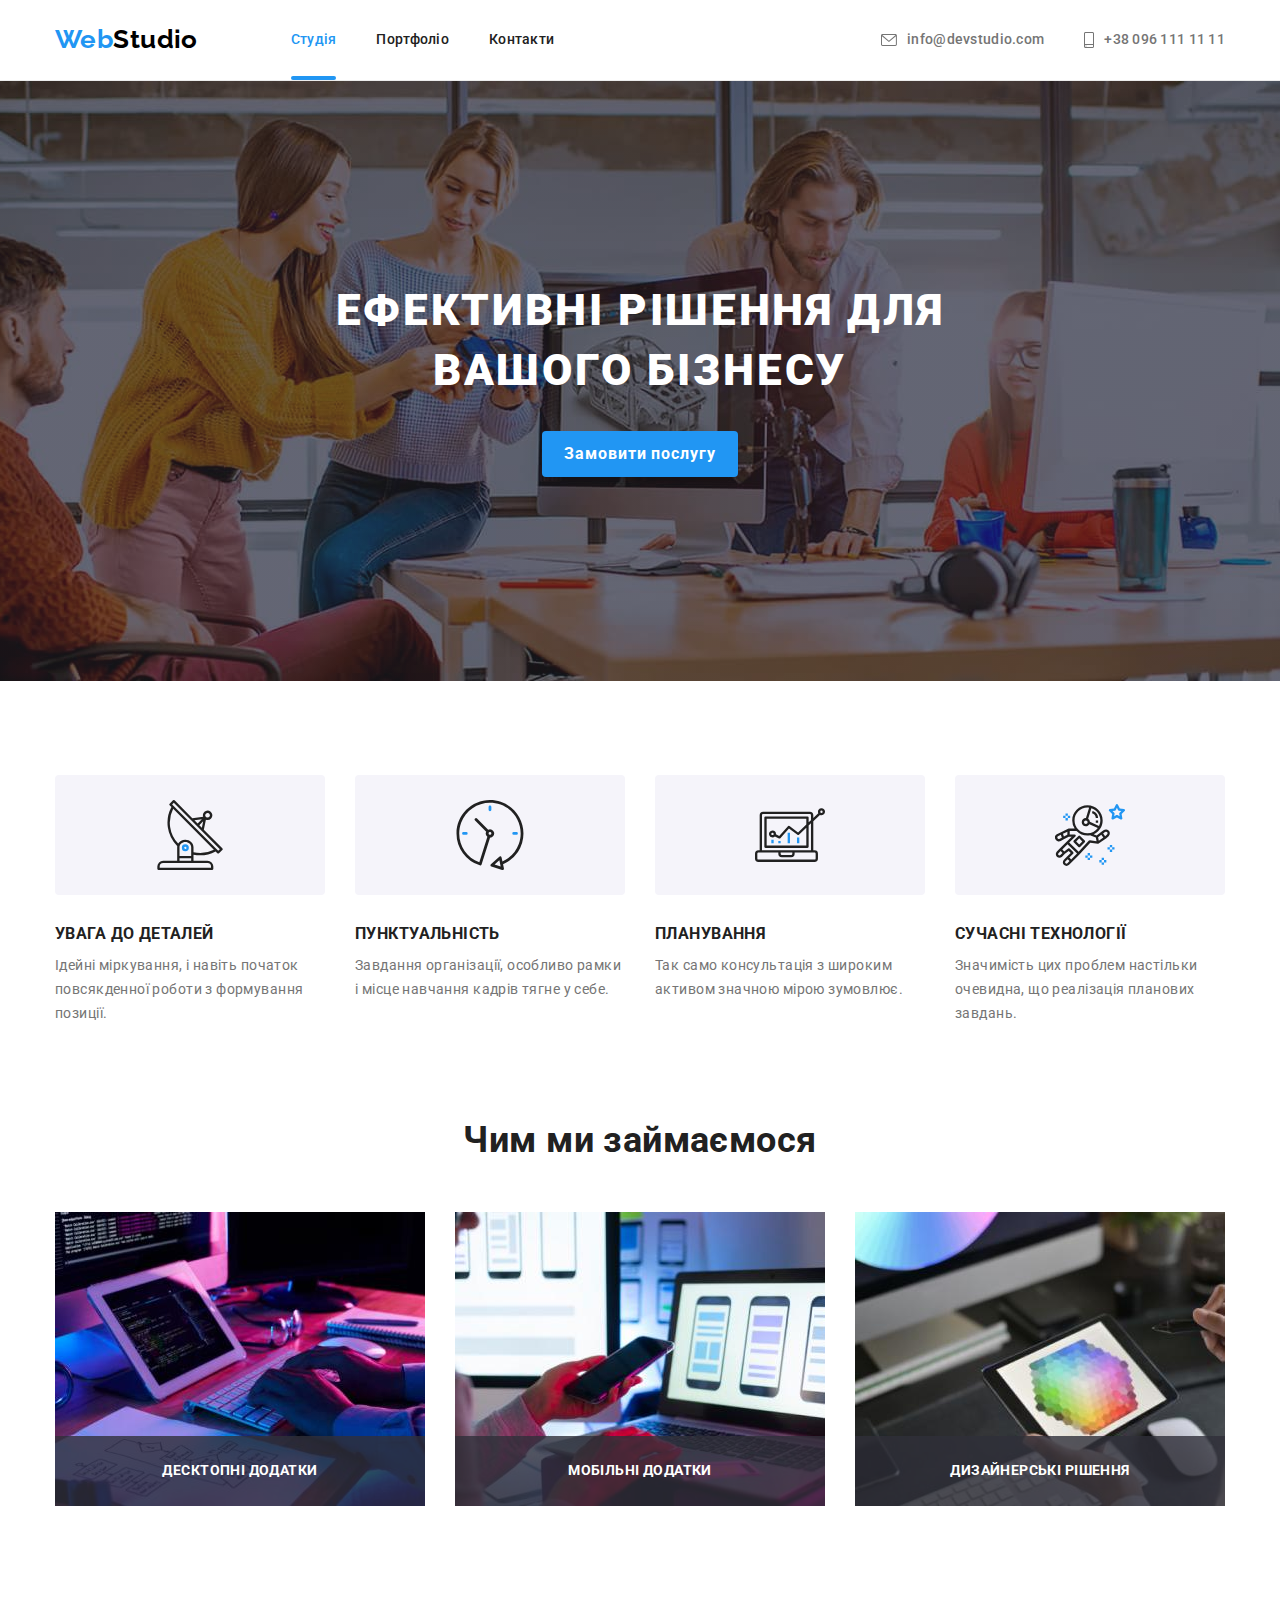
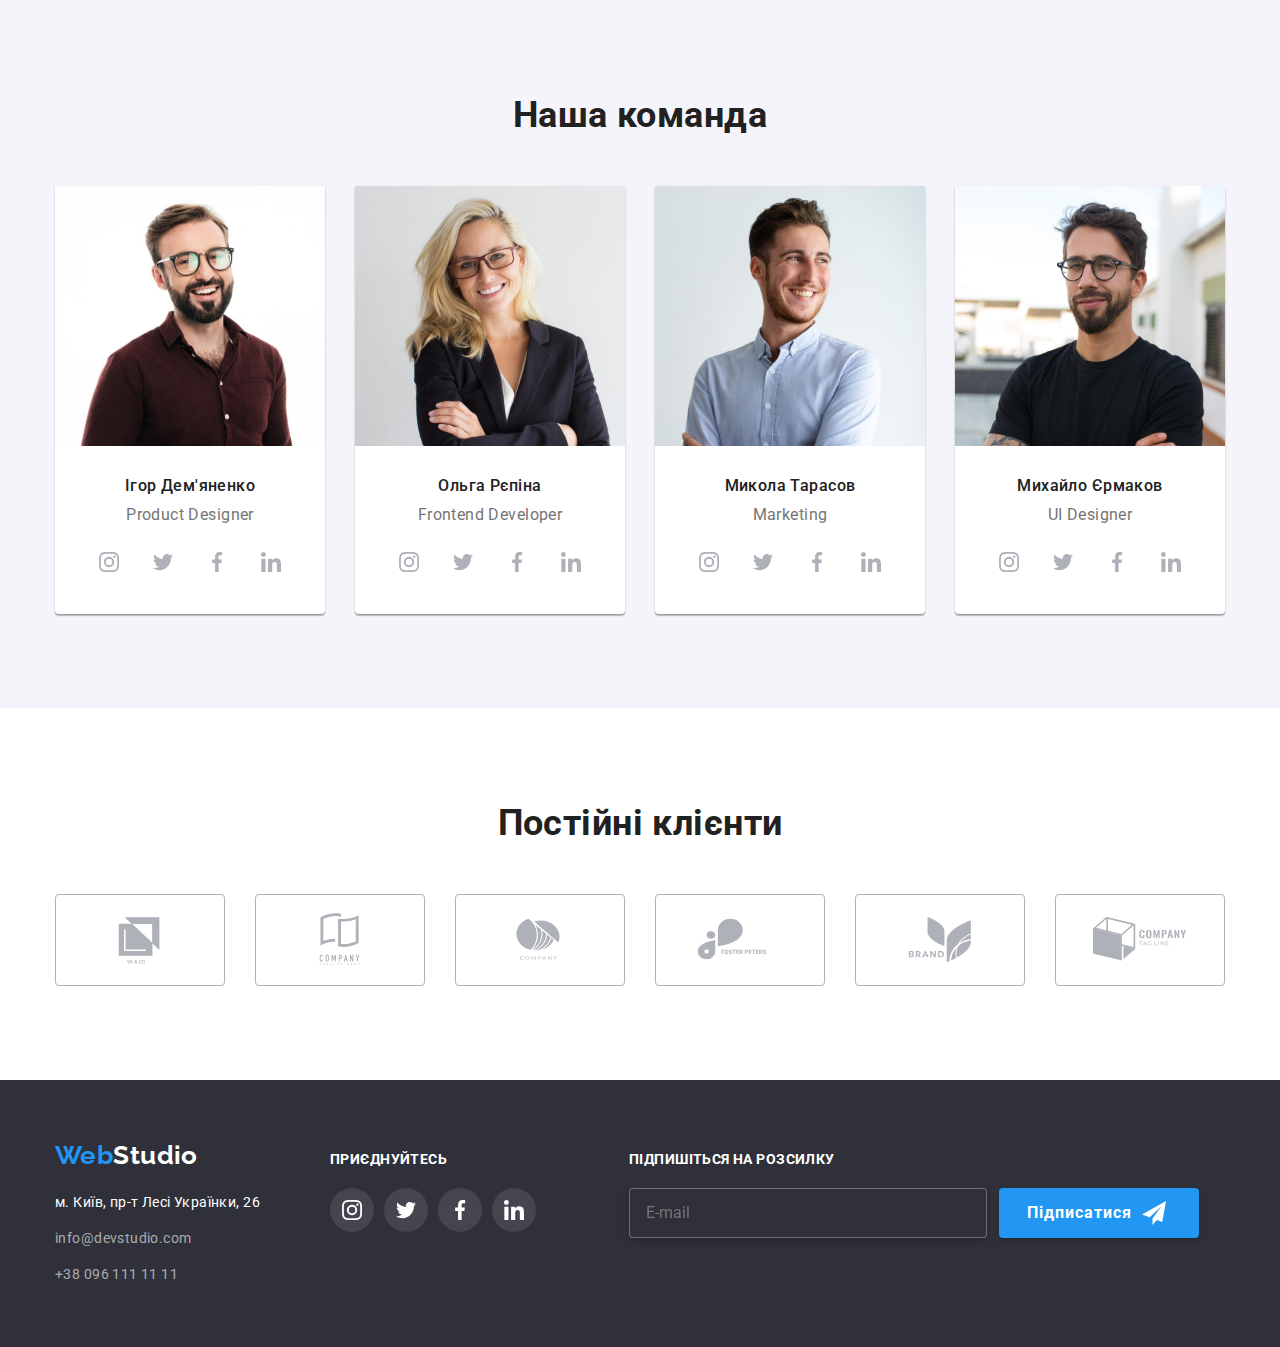
<file: index.html>
<!DOCTYPE html>
<html lang="uk">
  <head>
    <meta charset="UTF-8" />
    <meta http-equiv="X-UA-Compatible" content="IE=edge" />
    <meta name="viewport" content="width=device-width, initial-scale=1.0" />
    <title>WebStudio - Main Page</title>
    <link rel="preconnect" href="https://fonts.googleapis.com" />
    <link rel="preconnect" href="https://fonts.gstatic.com" crossorigin />
    <link
      href="https://fonts.googleapis.com/css2?family=Raleway:wght@700&family=Roboto:wght@400;500;700;900&display=swap"
      rel="stylesheet"
    />
    <link
      rel="stylesheet"
      href="https://cdnjs.cloudflare.com/ajax/libs/modern-normalize/1.1.0/modern-normalize.min.css"
    />
    <link rel="stylesheet" href="./css/styles.css" />
  </head>
  <body>
    <header class="header">
      <div class="container main-menu">
        <nav class="header-nav main-menu">
          <a href="./index.html" class="main-logo link"
            ><span class="web-accent">Web</span
            ><span class="studio-header">Studio</span></a
          >
          <ul class="main-nav list">
            <li class="item">
              <a href="./index.html" class="nav-selected link site-nav"
                >Студія</a
              >
            </li>
            <li class="item">
              <a class="link site-nav" href="./portfolio.html">Портфоліо</a>
            </li>
            <li class="item"><a href="#" class="link site-nav">Контакти</a></li>
          </ul>
        </nav>
        <ul class="main-contacts list">
          <li class="item">
            <a
              href="mailto:info@devstudio.com"
              class="link site-nav header-contacts"
              ><svg width="16" height="12" class="contact-svg">
                <use href="./images/sprite.svg#icon-envelope"></use>
              </svg>
              info@devstudio.com</a
            >
          </li>
          <li class="item">
            <a href="tel:+380961111111" class="link site-nav header-contacts">
              <svg width="10" height="16" class="contact-svg">
                <use href="./images/sprite.svg#icon-smartphone"></use>
              </svg>
              +38 096 111 11 11</a
            >
          </li>
        </ul>
      </div>
    </header>
    <main>
      <section class="hero">
        <div class="overlay">
          <div class="container">
            <h1 class="hero-title">Ефективні рішення для вашого бізнесу</h1>
            <button type="button" class="hero-button" data-modal-open="">
              Замовити послугу
            </button>
          </div>
        </div>
      </section>

      <section class="advantage section">
        <div class="container">
          <ul class="adv-list list">
            <li class="item">
              <div class="thumb">
                <svg width="70" height="70" class="adv-icon">
                  <use href="./images/sprite.svg#icon-antenna"></use>
                </svg>
              </div>
              <h3 class="advantage-title">УВАГА ДО ДЕТАЛЕЙ</h3>
              <p>
                Ідейні міркування, і навіть початок повсякденної роботи з
                формування позиції.
              </p>
            </li>
            <li class="item">
              <div class="thumb">
                <svg width="70" height="70" class="adv-icon">
                  <use href="./images/sprite.svg#icon-clock"></use>
                </svg>
              </div>
              <h3 class="advantage-title">ПУНКТУАЛЬНІСТЬ</h3>
              <p>
                Завдання організації, особливо рамки і місце навчання кадрів
                тягне у себе.
              </p>
            </li>
            <li class="item">
              <div class="thumb">
                <svg width="70" height="70" class="adv-icon">
                  <use href="./images/sprite.svg#icon-diagram"></use>
                </svg>
              </div>
              <h3 class="advantage-title">ПЛАНУВАННЯ</h3>
              <p>
                Так само консультація з широким активом значною мірою зумовлює.
              </p>
            </li>
            <li class="item">
              <div class="thumb">
                <svg width="70" height="70" class="adv-icon">
                  <use href="./images/sprite.svg#icon-astronaut"></use>
                </svg>
              </div>
              <h3 class="advantage-title">СУЧАСНІ ТЕХНОЛОГІЇ</h3>
              <p>
                Значимість цих проблем настільки очевидна, що реалізація
                планових завдань.
              </p>
            </li>
          </ul>
        </div>
      </section>

      <section class="what-we-do section no-top-padding">
        <div class="container">
          <h2 class="section-title">Чим ми займаємося</h2>
          <ul class="what-we-do-list list">
            <li class="item">
              <img src="./images/img_1.jpg" alt="Комьютер" width="370" />
              <p class="what-we-do-desc">Десктопні додатки</p>
            </li>
            <li class="item">
              <img src="./images/img_2.jpg" alt="Телефон" width="370" />
              <p class="what-we-do-desc">Мобільні додатки</p>
            </li>
            <li class="item">
              <img src="./images/img_3.jpg" alt="Планшет" width="370" />
              <p class="what-we-do-desc">Дизайнерські рішення</p>
            </li>
          </ul>
        </div>
      </section>

      <section class="our-team section">
        <div class="container">
          <h2 class="section-title">Наша команда</h2>
          <ul class="team-members list">
            <li class="item">
              <img
                src="./images/person1.jpg"
                alt="Член команди Ігор Дем'яненко"
                width="270"
              />
              <div class="team-info">
                <h3 class="team-member">Ігор Дем'яненко</h3>
                <p class="team-role">Product Designer</p>
                <ul class="member-social-list list">
                  <li class="member-social-item">
                    <a href="#" class="member-social-link">
                      <svg width="20" height="20" class="member-social-icon">
                        <use href="./images/sprite.svg#icon-instagram"></use>
                      </svg>
                    </a>
                  </li>
                  <li class="member-social-item">
                    <a href="#" class="member-social-link">
                      <svg width="20" height="20" class="member-social-icon">
                        <use href="./images/sprite.svg#icon-twitter"></use>
                      </svg>
                    </a>
                  </li>
                  <li class="member-social-item">
                    <a href="#" class="member-social-link">
                      <svg width="20" height="20" class="member-social-icon">
                        <use href="./images/sprite.svg#icon-facebook"></use>
                      </svg>
                    </a>
                  </li>
                  <li class="member-social-item">
                    <a href="#" class="member-social-link">
                      <svg width="20" height="20" class="member-social-icon">
                        <use href="./images/sprite.svg#icon-linkedin"></use>
                      </svg>
                    </a>
                  </li>
                </ul>
              </div>
            </li>
            <li class="item">
              <img
                src="./images/person2.jpg"
                alt="Член команди Ольга Рєпіна"
                width="270"
              />
              <div class="team-info">
                <h3 class="team-member">Ольга Рєпіна</h3>
                <p class="team-role">Frontend Developer</p>
                <ul class="member-social-list list">
                  <li class="member-social-item">
                    <a href="#" class="member-social-link">
                      <svg width="20" height="20" class="member-social-icon">
                        <use href="./images/sprite.svg#icon-instagram"></use>
                      </svg>
                    </a>
                  </li>
                  <li class="member-social-item">
                    <a href="#" class="member-social-link">
                      <svg width="20" height="20" class="member-social-icon">
                        <use href="./images/sprite.svg#icon-twitter"></use>
                      </svg>
                    </a>
                  </li>
                  <li class="member-social-item">
                    <a href="#" class="member-social-link">
                      <svg width="20" height="20" class="member-social-icon">
                        <use href="./images/sprite.svg#icon-facebook"></use>
                      </svg>
                    </a>
                  </li>
                  <li class="member-social-item">
                    <a href="#" class="member-social-link">
                      <svg width="20" height="20" class="member-social-icon">
                        <use href="./images/sprite.svg#icon-linkedin"></use>
                      </svg>
                    </a>
                  </li>
                </ul>
              </div>
            </li>
            <li class="item">
              <img
                src="./images/person3.jpg"
                alt="Член команди Микола Тарасов"
                width="270"
              />
              <div class="team-info">
                <h3 class="team-member">Микола Тарасов</h3>
                <p class="team-role">Marketing</p>
                <ul class="member-social-list list">
                  <li class="member-social-item">
                    <a href="#" class="member-social-link">
                      <svg width="20" height="20" class="member-social-icon">
                        <use href="./images/sprite.svg#icon-instagram"></use>
                      </svg>
                    </a>
                  </li>
                  <li class="member-social-item">
                    <a href="#" class="member-social-link">
                      <svg width="20" height="20" class="member-social-icon">
                        <use href="./images/sprite.svg#icon-twitter"></use>
                      </svg>
                    </a>
                  </li>
                  <li class="member-social-item">
                    <a href="#" class="member-social-link">
                      <svg width="20" height="20" class="member-social-icon">
                        <use href="./images/sprite.svg#icon-facebook"></use>
                      </svg>
                    </a>
                  </li>
                  <li class="member-social-item">
                    <a href="#" class="member-social-link">
                      <svg width="20" height="20" class="member-social-icon">
                        <use href="./images/sprite.svg#icon-linkedin"></use>
                      </svg>
                    </a>
                  </li>
                </ul>
              </div>
            </li>
            <li class="item">
              <img
                src="./images/person4.jpg"
                alt="Член команди Михайло Єрмаков"
                width="270"
              />
              <div class="team-info">
                <h3 class="team-member">Михайло Єрмаков</h3>
                <p class="team-role">UI Designer</p>
                <ul class="member-social-list list">
                  <li class="member-social-item">
                    <a href="#" class="member-social-link">
                      <svg width="20" height="20" class="member-social-icon">
                        <use href="./images/sprite.svg#icon-instagram"></use>
                      </svg>
                    </a>
                  </li>
                  <li class="member-social-item">
                    <a href="#" class="member-social-link">
                      <svg width="20" height="20" class="member-social-icon">
                        <use href="./images/sprite.svg#icon-twitter"></use>
                      </svg>
                    </a>
                  </li>
                  <li class="member-social-item">
                    <a href="#" class="member-social-link">
                      <svg width="20" height="20" class="member-social-icon">
                        <use href="./images/sprite.svg#icon-facebook"></use>
                      </svg>
                    </a>
                  </li>
                  <li class="member-social-item">
                    <a href="#" class="member-social-link">
                      <svg width="20" height="20" class="member-social-icon">
                        <use href="./images/sprite.svg#icon-linkedin"></use>
                      </svg>
                    </a>
                  </li>
                </ul>
              </div>
            </li>
          </ul>
        </div>
      </section>
      <section class="section clients">
        <div class="container">
          <h2 class="section-title">Постійні клієнти</h2>
          <ul class="list clients-list">
            <li class="client-item">
              <a href="#" class="client-link">
                <svg width="106" height="60">
                  <use href="./images/sprite.svg#icon-client1"></use>
                </svg>
              </a>
            </li>
            <li class="client-item">
              <a href="#" class="client-link">
                <svg width="106" height="60">
                  <use href="./images/sprite.svg#icon-client2"></use>
                </svg>
              </a>
            </li>
            <li class="client-item">
              <a href="#" class="client-link">
                <svg width="106" height="60">
                  <use href="./images/sprite.svg#icon-client3"></use>
                </svg>
              </a>
            </li>
            <li class="client-item">
              <a href="#" class="client-link">
                <svg width="106" height="60">
                  <use href="./images/sprite.svg#icon-client4"></use>
                </svg>
              </a>
            </li>
            <li class="client-item">
              <a href="#" class="client-link">
                <svg width="106" height="60">
                  <use href="./images/sprite.svg#icon-client5"></use>
                </svg>
              </a>
            </li>
            <li class="client-item">
              <a href="#" class="client-link">
                <svg width="106" height="60">
                  <use href="./images/sprite.svg#icon-client6"></use>
                </svg>
              </a>
            </li>
          </ul>
        </div>
      </section>
    </main>
    <footer class="footer">
      <div class="container footer-flex">
        <div class="footer-address-thumb">
          <a href="./index.html" class="main-logo footer-logo link"
            ><span class="web-accent">Web</span
            ><span class="studio-footer">Studio</span></a
          >
          <address class="footer-address">
            <ul class="list">
              <li class="item">
                <a
                  class="address address-accent link"
                  href="https://goo.gl/maps/bYB9UnZRX9ZfqLbC6"
                  >м. Київ, пр-т Лесі Українки, 26</a
                >
              </li>
              <li class="item">
                <a
                  class="address-opacity address-accent link"
                  href="mailto:info@devstudio.com"
                  >info@devstudio.com</a
                >
              </li>
              <li class="item">
                <a
                  class="address-opacity address-accent link"
                  href="tel:+380961111111"
                  >+38 096 111 11 11</a
                >
              </li>
            </ul>
          </address>
        </div>
        <div class="footer-social-thumb">
          <p class="footer-text">Приєднуйтесь</p>
          <ul class="footer-social-list list">
            <li class="footer-social-item">
              <a href="#" class="footer-social-link">
                <svg width="20" height="20" class="footer-social-icon">
                  <use href="./images/sprite.svg#icon-instagram"></use>
                </svg>
              </a>
            </li>
            <li class="footer-social-item">
              <a href="#" class="footer-social-link">
                <svg width="20" height="20" class="footer-social-icon">
                  <use href="./images/sprite.svg#icon-twitter"></use>
                </svg>
              </a>
            </li>
            <li class="footer-social-item">
              <a href="#" class="footer-social-link">
                <svg width="20" height="20" class="footer-social-icon">
                  <use href="./images/sprite.svg#icon-facebook"></use>
                </svg>
              </a>
            </li>
            <li class="footer-social-item">
              <a href="#" class="footer-social-link">
                <svg width="20" height="20" class="footer-social-icon">
                  <use href="./images/sprite.svg#icon-linkedin"></use>
                </svg>
              </a>
            </li>
          </ul>
        </div>
        <div class="subscribe-footer">
          <p class="subscribe-text">Підпишіться на розсилку</p>
          <form method="post" class="subscribe-form">
            <input
              type="email"
              class="subscribe-email-input"
              name="email"
              placeholder="E-mail"
            />
            <button type="submit" class="subscribe-button">
              <span class="footer-submit-text"> Підписатися</span>
              <svg width="24" height="24" class="subscribe-svg">
                <use href="./images/sprite.svg#icon-send"></use>
              </svg>
            </button>
          </form>
        </div>
      </div>
    </footer>
    <!--MODAL-WINDOW-->
    <div class="backdrop is-hidden" data-modal="">
      <div class="modal">
        <button type="button" class="modal-close-button" data-modal-close="">
          <svg width="18" height="18" class="close-svg">
            <use href="./images/sprite.svg#icon-close-black"></use>
          </svg>
        </button>
        <form class="modal-form">
          <p class="modal-form-title">Залиште свої дані, ми вам передзвонимо</p>
          <div class="form-field">
            <label for="name" class="field-label">Ім'я</label>
            <div class="modal-input">
              <input
                type="text"
                class="modal-form-input"
                name="name"
                id="name"
              />
              <svg width="18" height="18" class="modal-form-icon">
                <use href="./images/sprite.svg#icon-person-black"></use>
              </svg>
            </div>
          </div>
          <div class="form-field">
            <label for="tel" class="field-label">Телефон</label>
            <div class="modal-input">
              <input type="tel" class="modal-form-input" name="tel" id="tel" />
              <svg width="18" height="18" class="modal-form-icon">
                <use href="./images/sprite.svg#icon-phone-black"></use>
              </svg>
            </div>
          </div>
          <div class="form-field">
            <label for="email" class="field-label">Пошта</label>
            <div class="modal-input">
              <input
                type="email"
                class="modal-form-input"
                name="email"
                id="email"
              />
              <svg width="18" height="18" class="modal-form-icon">
                <use href="./images/sprite.svg#icon-email-black"></use>
              </svg>
            </div>
          </div>
          <div class="form-field-comment">
            <label for="comment" class="field-label">Коментар</label>
            <textarea
              class="modal-form-comment"
              name="comment"
              id="comment"
              placeholder="Введіть текст"
            ></textarea>
          </div>
          <label for="terms" class="terms-label">
            <input
              type="checkbox"
              class="terms-checkbox"
              name="terms"
              id="terms"
            />
            <span class="checkbox-icon">
              <svg width="16" height="15" class="icon-check">
                <use href="./images/sprite.svg#icon-check"></use>
              </svg>
            </span>
            <span class="terms-text">
              Погоджуюся з розсилкою та приймаю
              <a href="#" class="terms-link">Умови договору</a>
            </span>
          </label>

          <div class="form-submit">
            <button type="submit" class="btn-submit-modal">Відправити</button>
          </div>
        </form>
      </div>
    </div>
    <script src="./js/modal.js"></script>
  </body>
</html>
</file>
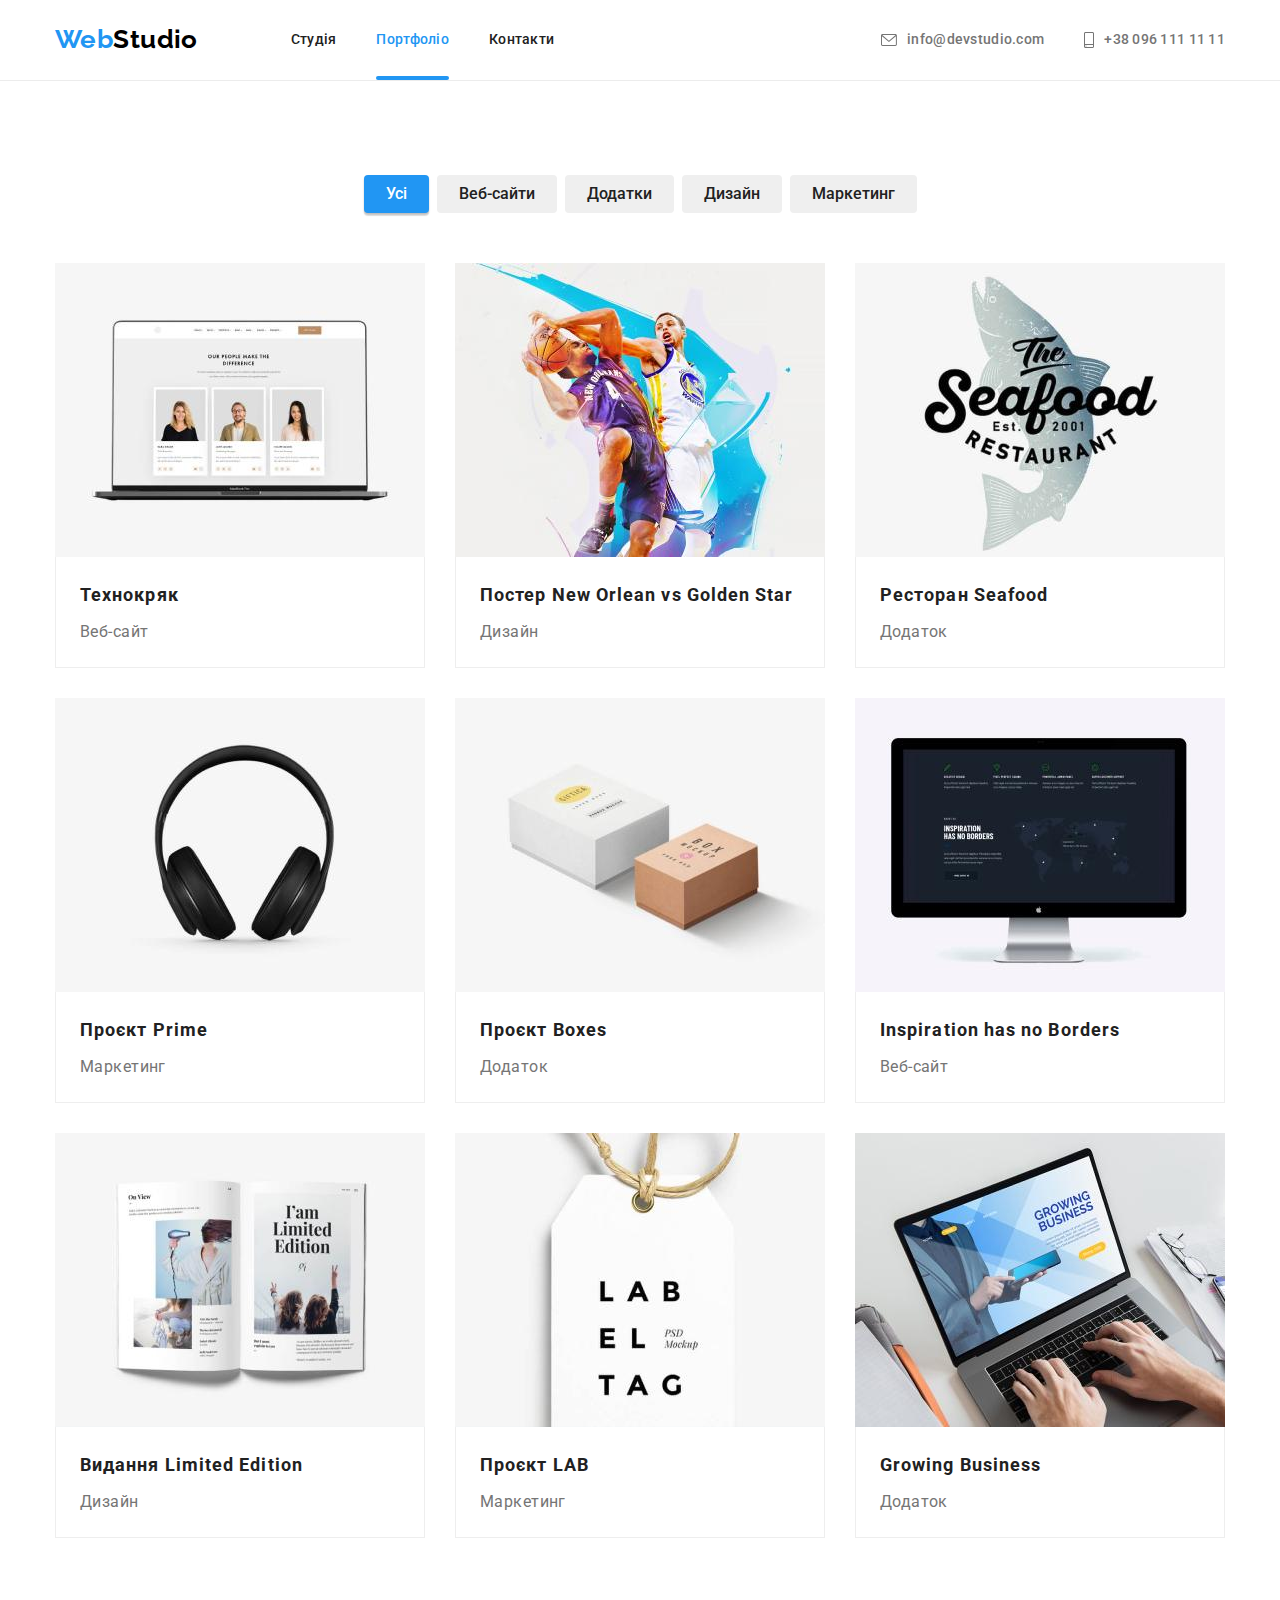
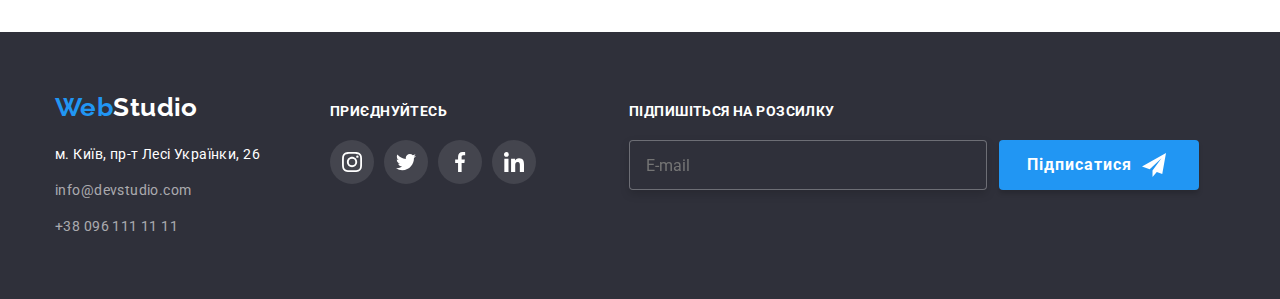
<file: portfolio.html>
<!DOCTYPE html>
<html lang="uk">
  <head>
    <meta charset="UTF-8" />
    <meta http-equiv="X-UA-Compatible" content="IE=edge" />
    <meta name="viewport" content="width=device-width, initial-scale=1.0" />
    <title>WebStudio - Portfolio</title>
    <link rel="preconnect" href="https://fonts.googleapis.com" />
    <link rel="preconnect" href="https://fonts.gstatic.com" crossorigin />
    <link
      href="https://fonts.googleapis.com/css2?family=Raleway:wght@700&family=Roboto:wght@400;500;700;900&display=swap"
      rel="stylesheet"
    />
    <link
      rel="stylesheet"
      href="https://cdnjs.cloudflare.com/ajax/libs/modern-normalize/1.1.0/modern-normalize.min.css"
    />
    <link rel="stylesheet" href="./css/styles.css" />
  </head>
  <body>
    <header class="header">
      <div class="container main-menu">
        <nav class="header-nav main-menu">
          <a href="./index.html" class="main-logo link"
            ><span class="web-accent">Web</span
            ><span class="studio-header">Studio</span></a
          >
          <ul class="main-nav list">
            <li class="item">
              <a href="./index.html" class="link site-nav">Студія</a>
            </li>
            <li class="item">
              <a class="nav-selected link site-nav" href="./portfolio.html"
                >Портфоліо</a
              >
            </li>
            <li class="item"><a href="#" class="link site-nav">Контакти</a></li>
          </ul>
        </nav>
        <ul class="main-contacts list">
          <li class="item">
            <a
              href="mailto:info@devstudio.com"
              class="link site-nav header-contacts"
              ><svg width="16" height="12" class="contact-svg">
                <use href="./images/sprite.svg#icon-envelope"></use>
              </svg>
              info@devstudio.com</a
            >
          </li>
          <li class="item">
            <a href="tel:+380961111111" class="link site-nav header-contacts">
              <svg width="10" height="16" class="contact-svg">
                <use href="./images/sprite.svg#icon-smartphone"></use>
              </svg>
              +38 096 111 11 11</a
            >
          </li>
        </ul>
      </div>
    </header>
    <main>
      <!-- main page-->
      <section class="our-works section">
        <div class="container">
          <h1 class="hidden_main_tag">Портфоліо</h1>
          <ul class="filters-list list">
            <li class="item">
              <button class="pf-filter filter-accent" type="button">Усі</button>
            </li>
            <li class="item">
              <button class="pf-filter" type="button">Веб-сайти</button>
            </li>
            <li class="item">
              <button class="pf-filter" type="button">Додатки</button>
            </li>
            <li class="item">
              <button class="pf-filter" type="button">Дизайн</button>
            </li>
            <li class="item">
              <button class="pf-filter" type="button">Маркетинг</button>
            </li>
          </ul>

          <ul class="works list works-list">
            <li class="item">
              <a href="#" class="item-link link">
                <div class="portfolio-thumb">
                  <img
                    src="./images/portfolio_pic_1.jpg"
                    alt="Приклад роботи 1"
                    width="370"
                  />
                  <div class="portfolio-overlay">
                    <p class="overlay-text">
                      Ресурс пропонує комплексні пропозиції з різним рівнем
                      функціоналу та сервісів. Все це дозволить відвідувачу
                      отримати вичерпні відомості про компанію чи приватну
                      особу.
                    </p>
                  </div>
                </div>
                <div class="work-info">
                  <h2 class="works-title">Технокряк</h2>
                  <p class="works-field">Веб-сайт</p>
                </div>
              </a>
            </li>
            <li class="item">
              <a href="#" class="item-link link">
                <div class="portfolio-thumb">
                  <img
                    src="./images/portfolio_pic_2.jpg"
                    alt="Приклад роботи 2"
                    width="370"
                  />
                  <div class="portfolio-overlay">
                    <p class="overlay-text">
                      Ресурс пропонує комплексні пропозиції з різним рівнем
                      функціоналу та сервісів. Все це дозволить відвідувачу
                      отримати вичерпні відомості про компанію чи приватну
                      особу.
                    </p>
                  </div>
                </div>
                <div class="work-info">
                  <h2 class="works-title">Постер New Orlean vs Golden Star</h2>
                  <p class="works-field">Дизайн</p>
                </div>
              </a>
            </li>
            <li class="item">
              <a href="#" class="item-link link">
                <div class="portfolio-thumb">
                  <img
                    src="./images/portfolio_pic_3.jpg"
                    alt="Приклад роботи 3"
                    width="370"
                  />
                  <div class="portfolio-overlay">
                    <p class="overlay-text">
                      Ресурс пропонує комплексні пропозиції з різним рівнем
                      функціоналу та сервісів. Все це дозволить відвідувачу
                      отримати вичерпні відомості про компанію чи приватну
                      особу.
                    </p>
                  </div>
                </div>
                <div class="work-info">
                  <h2 class="works-title">Ресторан Seafood</h2>
                  <p class="works-field">Додаток</p>
                </div>
              </a>
            </li>
            <li class="item">
              <a href="#" class="item-link link">
                <div class="portfolio-thumb">
                  <img
                    src="./images/portfolio_pic_4.jpg"
                    alt="Приклад роботи 4"
                    width="370"
                  />
                  <div class="portfolio-overlay">
                    <p class="overlay-text">
                      Ресурс пропонує комплексні пропозиції з різним рівнем
                      функціоналу та сервісів. Все це дозволить відвідувачу
                      отримати вичерпні відомості про компанію чи приватну
                      особу.
                    </p>
                  </div>
                </div>
                <div class="work-info">
                  <h2 class="works-title">Проєкт Prime</h2>
                  <p class="works-field">Маркетинг</p>
                </div>
              </a>
            </li>
            <li class="item">
              <a href="#" class="item-link link">
                <div class="portfolio-thumb">
                  <img
                    src="./images/portfolio_pic_5.jpg"
                    alt="Приклад роботи 5"
                    width="370"
                  />
                  <div class="portfolio-overlay">
                    <p class="overlay-text">
                      Ресурс пропонує комплексні пропозиції з різним рівнем
                      функціоналу та сервісів. Все це дозволить відвідувачу
                      отримати вичерпні відомості про компанію чи приватну
                      особу.
                    </p>
                  </div>
                </div>
                <div class="work-info">
                  <h2 class="works-title">Проєкт Boxes</h2>
                  <p class="works-field">Додаток</p>
                </div>
              </a>
            </li>
            <li class="item">
              <a href="#" class="item-link link">
                <div class="portfolio-thumb">
                  <img
                    src="./images/portfolio_pic_6.jpg"
                    alt="Приклад роботи 6"
                    width="370"
                  />
                  <div class="portfolio-overlay">
                    <p class="overlay-text">
                      Ресурс пропонує комплексні пропозиції з різним рівнем
                      функціоналу та сервісів. Все це дозволить відвідувачу
                      отримати вичерпні відомості про компанію чи приватну
                      особу.
                    </p>
                  </div>
                </div>
                <div class="work-info">
                  <h2 class="works-title">Inspiration has no Borders</h2>
                  <p class="works-field">Веб-сайт</p>
                </div>
              </a>
            </li>
            <li class="item">
              <a href="#" class="item-link link">
                <div class="portfolio-thumb">
                  <img
                    src="./images/portfolio_pic_7.jpg"
                    alt="Приклад роботи 7"
                    width="370"
                  />
                  <div class="portfolio-overlay">
                    <p class="overlay-text">
                      Ресурс пропонує комплексні пропозиції з різним рівнем
                      функціоналу та сервісів. Все це дозволить відвідувачу
                      отримати вичерпні відомості про компанію чи приватну
                      особу.
                    </p>
                  </div>
                </div>
                <div class="work-info">
                  <h2 class="works-title">Видання Limited Edition</h2>
                  <p class="works-field">Дизайн</p>
                </div>
              </a>
            </li>
            <li class="item">
              <a href="#" class="item-link link">
                <div class="portfolio-thumb">
                  <img
                    src="./images/portfolio_pic_8.jpg"
                    alt="Приклад роботи 8"
                    width="370"
                  />
                  <div class="portfolio-overlay">
                    <p class="overlay-text">
                      Ресурс пропонує комплексні пропозиції з різним рівнем
                      функціоналу та сервісів. Все це дозволить відвідувачу
                      отримати вичерпні відомості про компанію чи приватну
                      особу.
                    </p>
                  </div>
                </div>
                <div class="work-info">
                  <h2 class="works-title">Проєкт LAB</h2>
                  <p class="works-field">Маркетинг</p>
                </div>
              </a>
            </li>
            <li class="item">
              <a href="#" class="item-link link">
                <div class="portfolio-thumb">
                  <img
                    src="./images/portfolio_pic_9.jpg"
                    alt="Приклад роботи 9"
                    width="370"
                  />
                  <div class="portfolio-overlay">
                    <p class="overlay-text">
                      Ресурс пропонує комплексні пропозиції з різним рівнем
                      функціоналу та сервісів. Все це дозволить відвідувачу
                      отримати вичерпні відомості про компанію чи приватну
                      особу.
                    </p>
                  </div>
                </div>
                <div class="work-info">
                  <h2 class="works-title">Growing Business</h2>
                  <p class="works-field">Додаток</p>
                </div>
              </a>
            </li>
          </ul>
        </div>
      </section>
    </main>
    <footer class="footer">
      <div class="container footer-flex">
        <div class="footer-address-thumb">
          <a href="./index.html" class="main-logo footer-logo link"
            ><span class="web-accent">Web</span
            ><span class="studio-footer">Studio</span></a
          >
          <address class="footer-address">
            <ul class="list">
              <li class="item">
                <a
                  class="address address-accent link"
                  href="https://goo.gl/maps/bYB9UnZRX9ZfqLbC6"
                  >м. Київ, пр-т Лесі Українки, 26</a
                >
              </li>
              <li class="item">
                <a
                  class="address-opacity address-accent link"
                  href="mailto:info@devstudio.com"
                  >info@devstudio.com</a
                >
              </li>
              <li class="item">
                <a
                  class="address-opacity address-accent link"
                  href="tel:+380961111111"
                  >+38 096 111 11 11</a
                >
              </li>
            </ul>
          </address>
        </div>
        <div class="footer-social-thumb">
          <p class="footer-text">Приєднуйтесь</p>
          <ul class="footer-social-list list">
            <li class="footer-social-item">
              <a href="#" class="footer-social-link">
                <svg width="20" height="20" class="footer-social-icon">
                  <use href="./images/sprite.svg#icon-instagram"></use>
                </svg>
              </a>
            </li>
            <li class="footer-social-item">
              <a href="#" class="footer-social-link">
                <svg width="20" height="20" class="footer-social-icon">
                  <use href="./images/sprite.svg#icon-twitter"></use>
                </svg>
              </a>
            </li>
            <li class="footer-social-item">
              <a href="#" class="footer-social-link">
                <svg width="20" height="20" class="footer-social-icon">
                  <use href="./images/sprite.svg#icon-facebook"></use>
                </svg>
              </a>
            </li>
            <li class="footer-social-item">
              <a href="#" class="footer-social-link">
                <svg width="20" height="20" class="footer-social-icon">
                  <use href="./images/sprite.svg#icon-linkedin"></use>
                </svg>
              </a>
            </li>
          </ul>
        </div>
        <div class="subscribe-footer">
          <p class="subscribe-text">Підпишіться на розсилку</p>
          <div class="subscribe-form-div">
            <form method="post" class="subscribe-form">
              <input
                type="email"
                class="subscribe-email-input"
                name="email"
                placeholder="E-mail"
              />
              <button type="submit" class="subscribe-button">
                <span class="footer-submit-text"> Підписатися</span>
                <svg width="24" height="24" class="subscribe-svg">
                  <use href="./images/sprite.svg#icon-send"></use>
                </svg>
              </button>
            </form>
          </div>
        </div>
      </div>
    </footer>
  </body>
</html>
</file>
<file: css/styles.css>
:root {
  --bg-main-black: #2f303a;
  --bg-main-white: #f5f5f5;
  --bg-secondary-white: #f5f4fa;
  --bg-header-white: #ffffff;
  --header-bottom-border: #ececec;
  --works-border: #eeeeee;
  --bg-hero-overlay: #c4c4c4;
  --social-icon-fill: #afb1b8;
  --overlay-bg-black: rgba(47, 48, 58, 0.8);
  --overlay-blue: rgba(33, 150, 243, 0.9);
  --backdrop-bg: rgba(0, 0, 0, 0.2);
  --modal-form-border: rgba(33, 33, 33, 0.2);

  --text-primary-black: #212121;
  --logo-black: #000000;
  --primary-blue: #2196f3;
  --text-full-white: #ffffff;
  --text-primary-grey: #757575;
  --filters-grey: #f5f4fa;
  --opacity-white: rgba(255, 255, 255, 0.6);

  --cubic_animation: cubic-bezier(0.4, 0, 0.2, 1);
}

.hidden_main_tag {
  visibility: hidden;
  display: none;
}

.link {
  text-decoration: none;
}

.list {
  list-style: none;
}

button {
  cursor: pointer;
  font-family: inherit;
}

body {
  color: var(--text-primary-grey);

  font-family: "Roboto", sans-serif;
  font-size: 14px;
  line-height: 1.71;

  /* or 171% */
  letter-spacing: 0.03em;
}

h1,
h2,
h3,
h4,
h5,
h6,
p {
  margin-top: 0;
  margin-bottom: 0;
}

img {
  display: block;
  max-width: 100%;
  height: auto;
}

.container {
  width: 1200px;
  padding-left: 15px;
  padding-right: 15px;
  margin-left: auto;
  margin-right: auto;
}

.section {
  padding-top: 94px;
  padding-bottom: 94px;
}

.section.no-padding {
  padding-top: 0;
  padding-bottom: 0;
}

.section.no-top-padding {
  padding-top: 0;
}

.header {
  border-bottom: 1px solid var(--header-bottom-border);
}

.main-menu,
.main-nav,
.main-contacts {
  display: flex;
  align-items: center;
}

a.main-logo {
  display: block;
  margin-right: 93px;
  padding-top: 24px;
  padding-bottom: 25px;
}

ul.list {
  padding-left: 0;
  margin-top: 0;
  margin-bottom: 0;
}

.main-nav > .item:not(:last-child),
.main-contacts > .item:not(:last-child) {
  margin-right: 40px;
}

.web-accent {
  color: var(--primary-blue);
}
.studio-header {
  color: var(--logo-black);
}

.main-logo {
  font-family: "Raleway", sans-serif;
  font-style: normal;
  font-weight: 700;
  font-size: 26px;
  line-height: 1.19;
}

.site-nav {
  display: block;
  padding-top: 32px;
  padding-bottom: 32px;

  color: var(--text-primary-black);

  font-weight: 500;
  line-height: 1.14;
  letter-spacing: 0.02em;

  transition: color 250ms var(--cubic_animation);
}

.main-nav .nav-selected {
  color: var(--primary-blue);
}

.main-nav .item {
  position: relative;
  display: flex;
}

.nav-selected::after {
  content: "";
  width: 100%;
  height: 4px;
  position: absolute;
  left: 0;
  bottom: 0;

  background: var(--primary-blue);
  border-radius: 2px;
}

ul.main-contacts {
  margin-left: auto;
}

a.header-contacts {
  width: 100%;
  height: 100%;

  color: var(--text-primary-grey);
  display: flex;
  align-items: center;
  gap: 10px;

  transition: color 250ms var(--cubic_animation);
}

.contact-svg {
  fill: currentColor;
}

a.site-nav:hover,
a.site-nav:focus,
a.header-contacts:hover,
a.header-contacts:focus {
  color: var(--primary-blue);
}

section.hero {
  max-width: 1600px;
  height: 600px;
  margin-left: auto;
  margin-right: auto;
  padding-top: 200px;
  padding-bottom: 200px;
  text-align: center;

  background-color: var(--bg-hero-overlay);
  background-image: linear-gradient(
      to right,
      rgba(47, 48, 58, 0.4),
      rgba(47, 48, 58, 0.4)
    ),
    url(../images/hero-image.jpg);
  background-repeat: no-repeat;
  background-size: cover;
  background-position: center;
}

.hero-title {
  width: 696px;
  margin: 0 auto 30px;

  color: var(--text-full-white);

  font-weight: 900;
  font-size: 44px;
  line-height: 1.36;
  text-align: center;
  letter-spacing: 0.06em;
  text-transform: uppercase;
}

button.hero-button {
  padding: 8px 22px;
  box-shadow: 0px 4px 4px rgba(0, 0, 0, 0.15);
  border-radius: 4px;
  border: none;

  color: var(--text-full-white);
  background-color: var(--primary-blue);

  font-weight: 700;
  font-size: 16px;
  line-height: 1.88;
  letter-spacing: 0.06em;
}

.advantage-title {
  color: var(--text-primary-black);

  font-weight: 700;
  line-height: 1.14;
  text-transform: uppercase;
}

ul.adv-list {
  display: flex;
}

ul.adv-list .advantage-title {
  margin-bottom: 10px;
}

ul.adv-list > .item:not(:last-child) {
  margin-right: 30px;
}

.advantage .thumb {
  display: flex;
  width: 270px;
  height: 120px;
  align-items: center;
  justify-content: center;
  margin-bottom: 30px;
  border-radius: 4px;

  background-color: var(--bg-secondary-white);
}

.section-title {
  margin-bottom: 50px;

  color: var(--text-primary-black);
  font-weight: 700;
  font-size: 36px;
  line-height: 1.17;
  text-align: center;
}

ul.what-we-do-list {
  display: flex;
}

ul.what-we-do-list > .item:not(:last-child) {
  margin-right: 30px;
}

.what-we-do-list > .item {
  position: relative;
}

.what-we-do-list .what-we-do-desc {
  position: absolute;
  bottom: 0;
  width: 100%;
  height: 70px;

  display: flex;
  align-items: center;
  justify-content: center;
  text-align: center;

  color: var(--text-full-white);
  background-color: var(--overlay-bg-black);
  font-weight: 700;
  line-height: 1.14;
  text-transform: uppercase;
}

.our-team {
  background-color: var(--bg-secondary-white);
}

ul.team-members {
  display: flex;
}

.team-members > .item:not(:last-child) {
  margin-right: 30px;
}

.team-members > .item {
  box-shadow: 0px 1px 3px rgba(0, 0, 0, 0.12), 0px 1px 1px rgba(0, 0, 0, 0.14),
    0px 2px 1px rgba(0, 0, 0, 0.2);
  border-radius: 0px 0px 4px 4px;

  background-color: var(--bg-header-white);
}

.team-member {
  margin-bottom: 10px;
  text-align: center;

  color: var(--text-primary-black);

  font-weight: 500;
  font-size: 16px;
  line-height: 1.19;
}

ul.team-members .team-role {
  text-align: center;

  font-size: 16px;
  line-height: 1.19;
}

.team-members .team-info {
  padding-top: 30px;
  padding-bottom: 30px;
}

.team-info p {
  margin-bottom: 16px;
}

.member-social-list {
  display: flex;
  justify-content: center;
  align-items: center;
}

.member-social-item {
  width: 44px;
  height: 44px;
}

.member-social-item:not(:last-child) {
  margin-right: 10px;
}

.member-social-link {
  display: flex;
  width: 100%;
  height: 100%;
  justify-content: center;
  align-items: center;
  border-radius: 50%;

  background-color: var(--bg-header-white);
  fill: var(--social-icon-fill);

  transition: background-color 250ms var(--cubic_animation),
    fill 250ms var(--cubic_animation);
}

.member-social-link:hover,
.member-social-link:focus {
  background-color: var(--primary-blue);
  fill: var(--bg-header-white);
}

.clients-list {
  display: flex;
  justify-content: center;
  align-items: center;
}

.client-item {
  width: 170px;
  height: 92px;
}

.client-item:not(:last-child) {
  margin-right: 30px;
}

.client-link {
  display: flex;
  width: 100%;
  height: 100%;
  align-items: center;
  justify-content: center;
  border: 1px solid var(--social-icon-fill);
  border-radius: 4px;

  fill: var(--social-icon-fill);

  transition: fill 250ms var(--cubic_animation),
    border-color 250ms var(--cubic_animation);
}

.client-link:hover,
.client-link:focus {
  fill: var(--primary-blue);
  border-color: var(--primary-blue);
}

.main-logo.footer-logo {
  margin-bottom: 20px;
  margin-right: 0;
  padding: 0;
}

.footer {
  padding-top: 60px;
  padding-bottom: 60px;

  background-color: var(--bg-main-black);
}

.studio-footer {
  color: var(--text-full-white);
}

.address {
  color: var(--text-full-white);
}

.address-accent {
  transition: color 250ms var(--cubic_animation);
}

.address-accent:hover,
.address-accent:focus {
  color: var(--primary-blue);
}

.footer-address {
  font-style: normal;
}

.footer-address .item:not(:last-child) {
  margin-bottom: 12px;
}

.address-opacity {
  color: var(--opacity-white);
}

.footer-flex {
  display: flex;
  align-items: baseline;
}

.footer-address-thumb {
  margin-right: 70px;
}

.footer-social-thumb {
  padding-top: 12px;
  margin-right: 93px;
}

.footer-text {
  margin-bottom: 20px;

  font-weight: 700;
  line-height: 1.14;
  text-transform: uppercase;

  color: var(--text-full-white);
}

.footer-social-list {
  display: flex;
  align-items: center;
  justify-content: center;
}

.footer-social-item {
  width: 44px;
  height: 44px;
}

.footer-social-item:not(:last-child) {
  margin-right: 10px;
}

.footer-social-link {
  display: flex;
  width: 100%;
  height: 100%;
  justify-content: center;
  align-items: center;
  border-radius: 50%;

  background-color: rgba(255, 255, 255, 0.1);
  fill: var(--bg-header-white);

  transition: background-color 250ms var(--cubic_animation);
}

.footer-social-link:hover,
.footer-social-link:focus {
  background-color: var(--primary-blue);
}

.subscribe-form {
  display: flex;
  align-items: center;
}

.subscribe-text {
  margin-bottom: 20px;

  line-height: 1.14;
  font-weight: 700;
  text-transform: uppercase;
  color: var(--text-full-white);
}

.subscribe-email-input {
  padding: 15px 16px;
  margin-right: 12px;
  width: 358px;
  height: 50px;
  border: 1px solid rgba(255, 255, 255, 0.3);
  filter: drop-shadow(0px 4px 4px rgba(0, 0, 0, 0.15));
  border-radius: 4px;

  background-color: var(--bg-main-black);
  color: var(--opacity-white);

  font-size: 16px;
  line-height: 1.25;

  outline: none;
  transition: border-color 250ms var(--cubic_animation);
}

.subscribe-email-input:focus,
.subscribe-email-input:hover {
  border-color: var(--primary-blue);
}

.subscribe-button {
  display: flex;
  align-items: center;
  padding: 10px 28px;
  width: 200px;
  height: 50px;

  box-shadow: 0px 4px 4px rgba(0, 0, 0, 0.15);
  border-radius: 4px;
  border: none;

  background: var(--primary-blue);
}

.footer-submit-text {
  display: flex;
  align-items: center;
  text-align: center;
  margin-right: 10px;
  font-weight: 700;
  font-size: 16px;
  line-height: 1.88;
  letter-spacing: 0.06em;

  color: #ffffff;
}

.pf-filter {
  padding: 6px 22px;
  border: none;
  border-radius: 4px;

  color: var(--text-primary-black);

  font-weight: 500;
  font-size: 16px;
  line-height: 1.62;

  transition: color 250ms var(--cubic_animation),
    background-color 250ms var(--cubic_animation),
    box-shadow 250ms var(--cubic_animation);
}

.filter-accent,
.pf-filter:hover,
.pf-filter:focus {
  color: var(--text-full-white);
  background-color: var(--primary-blue);

  box-shadow: 0px 3px 1px rgba(0, 0, 0, 0.1), 0px 1px 2px rgba(0, 0, 0, 0.08),
    0px 2px 2px rgba(0, 0, 0, 0.12);
}

.our-works .filters-list {
  display: flex;
  margin-bottom: 50px;
  justify-content: center;
}

.filters-list > .item:not(:last-child) {
  margin-right: 8px;
}

ul.works.works-list {
  display: flex;
  flex-wrap: wrap;
}

ul.works > .item {
  width: calc((100% - 60px) / 3);
  margin-right: 30px;
  margin-bottom: 30px;
}

ul.works > .item:nth-child(3n) {
  margin-right: 0;
}

ul.works > .item:nth-last-child(-n + 3) {
  margin-bottom: 0;
}

.works-title {
  margin-bottom: 4px;

  color: var(--text-primary-black);
  font-weight: 700;
  font-size: 18px;
  line-height: 2;
  letter-spacing: 0.06em;
}

.works-field {
  font-size: 16px;
  line-height: 1.88;

  color: var(--text-primary-grey);
}

.works .work-info {
  padding: 20px 24px;
  border-bottom: 1px solid var(--works-border);
  border-left: 1px solid var(--works-border);
  border-right: 1px solid var(--works-border);
}

.works-list .item-link {
  display: block;
  transition: box-shadow 250ms var(--cubic_animation);
}

.works-list .item-link:hover,
.works-list .item-link:focus {
  box-shadow: 0px 1px 1px rgba(0, 0, 0, 0.12), 0px 4px 4px rgba(0, 0, 0, 0.06),
    1px 4px 6px rgba(0, 0, 0, 0.16);
}

.portfolio-thumb {
  position: relative;
  overflow: hidden;
}

.portfolio-overlay {
  content: "";
  position: absolute;
  width: 100%;
  height: 100%;
  top: 0;
  left: 0;
  padding: 63px 24px;

  background: var(--overlay-blue);

  transform: translateY(100%);
  transition: transform 250ms var(--cubic_animation);
}

.works-list .item-link:hover .portfolio-overlay,
.works-list .item-link:focus .portfolio-overlay {
  transform: translateY(0);
}

.overlay-text {
  font-size: 18px;
  line-height: 1.56;
  color: var(--text-full-white);
}

.backdrop {
  position: fixed;
  top: 0;
  left: 0;
  width: 100%;
  height: 100%;
  opacity: 1;

  background: var(--backdrop-bg);

  transition: opacity 250ms var(--cubic_animation);
}

.backdrop.is-hidden {
  opacity: 0;
  pointer-events: none;
}

.backdrop.is-hidden .modal {
  transform: translate(-50%, -50%) scale(0.9);
}

.modal {
  position: absolute;
  top: 50%;
  left: 50%;
  transform: translate(-50%, -50%) scale(1);

  height: 581px;
  width: 528px;
  padding: 40px;

  background: var(--bg-header-white);

  transition: transform 250ms var(--cubic_animation);
}

.modal-close-button {
  position: absolute;
  right: 8px;
  top: 8px;
  background: var(--main-background-color);
  border: 1px solid rgba(0, 0, 0, 0.1);
  width: 30px;
  height: 30px;
  border-radius: 50%;
  display: flex;
  align-items: center;
  justify-content: center;
}

.close-svg {
  fill: #000000;
}

.modal-close-button:hover .close-svg,
.modal-close-button:focus .close-svg {
  fill: var(--primary-blue);
}

.modal-form {
  display: flex;
  flex-direction: column;
  justify-content: center;
  align-items: center;
}

.modal-form-input {
  width: 448px;
  height: 40px;
  padding-top: 12px;
  padding-bottom: 12px;
  padding-left: 42px;

  border: 1px solid var(--modal-form-border);
  border-radius: 4px;
  cursor: pointer;
  outline: none;
  transition: border-color 250ms var(--cubic_animation);
}

.modal-form-title {
  margin-bottom: 12px;

  font-weight: 700;
  font-size: 20px;
  line-height: 1.15;

  color: var(--text-primary-black);
}

.modal-input {
  position: relative;
}

.modal-form-icon {
  position: absolute;
  top: 50%;
  left: 12px;
  transform: translateY(-50%);

  transition: fill 250ms var(--cubic_animation);
}

.field-label {
  display: block;
  margin-bottom: 4px;

  font-size: 12px;
  line-height: 1.167;
  letter-spacing: 0.01em;
}

.modal-form-comment {
  display: block;
  width: 448px;
  height: 120px;
  padding: 12px 16px;

  border: 1px solid var(--modal-form-border);
  border-radius: 4px;
  cursor: pointer;
  resize: none;
  transition: border-color 250ms var(--cubic_animation);
}

.modal-form-comment::placeholder {
  font-size: 12px;
  line-height: 1.17;
  letter-spacing: 0.01em;

  color: rgba(117, 117, 117, 0.5);
}

.form-field {
  display: flex;
  flex-direction: column;
  margin-bottom: 10px;
}

.form-field-comment {
  margin-bottom: 20px;
}

.btn-submit-modal {
  display: flex;
  align-items: center;
  justify-content: center;
  text-align: center;
  width: 200px;
  height: 50px;

  font-weight: 700;
  font-size: 16px;
  line-height: 1.88;
  letter-spacing: 0.06em;

  background: #188ce8;
  color: var(--text-full-white);
  box-shadow: 0px 4px 4px rgba(0, 0, 0, 0.15);
  border-radius: 4px;
  border: none;
}

.terms-checkbox {
  -webkit-appearance: none;
  -moz-appearance: none;
  appearance: none;

  position: absolute;
}

.terms-label {
  display: flex;
  margin-bottom: 30px;
  justify-content: center;
  align-items: center;
}

.icon-check {
  fill: var(--text-full-white);
}

.checkbox-icon {
  display: flex;
  align-items: center;
  width: 16px;
  height: 15px;
  border: 2px solid black;
  border-radius: 2px;
  margin-right: 8px;
  transition: background-color 250ms var(--cubic_animation),
    border-color 250ms var(--cubic_animation), fill 250ms var(--cubic_animation);
}

.terms-checkbox:checked + .checkbox-icon {
  background-color: var(--primary-blue);
  background-origin: border-box;
  border-color: var(--primary-blue);
  background-size: contain;
  fill: var(--text-full-white);
}

.terms-link {
  color: var(--primary-blue);
}

.modal-form-comment:hover,
.modal-form-comment:focus,
.modal-form-input:hover,
.modal-form-input:focus {
  border-color: var(--primary-blue);
}

.modal-form-input:hover ~ .modal-form-icon,
.modal-form-input:focus ~ .modal-form-icon {
  fill: var(--primary-blue);
}
</file>
